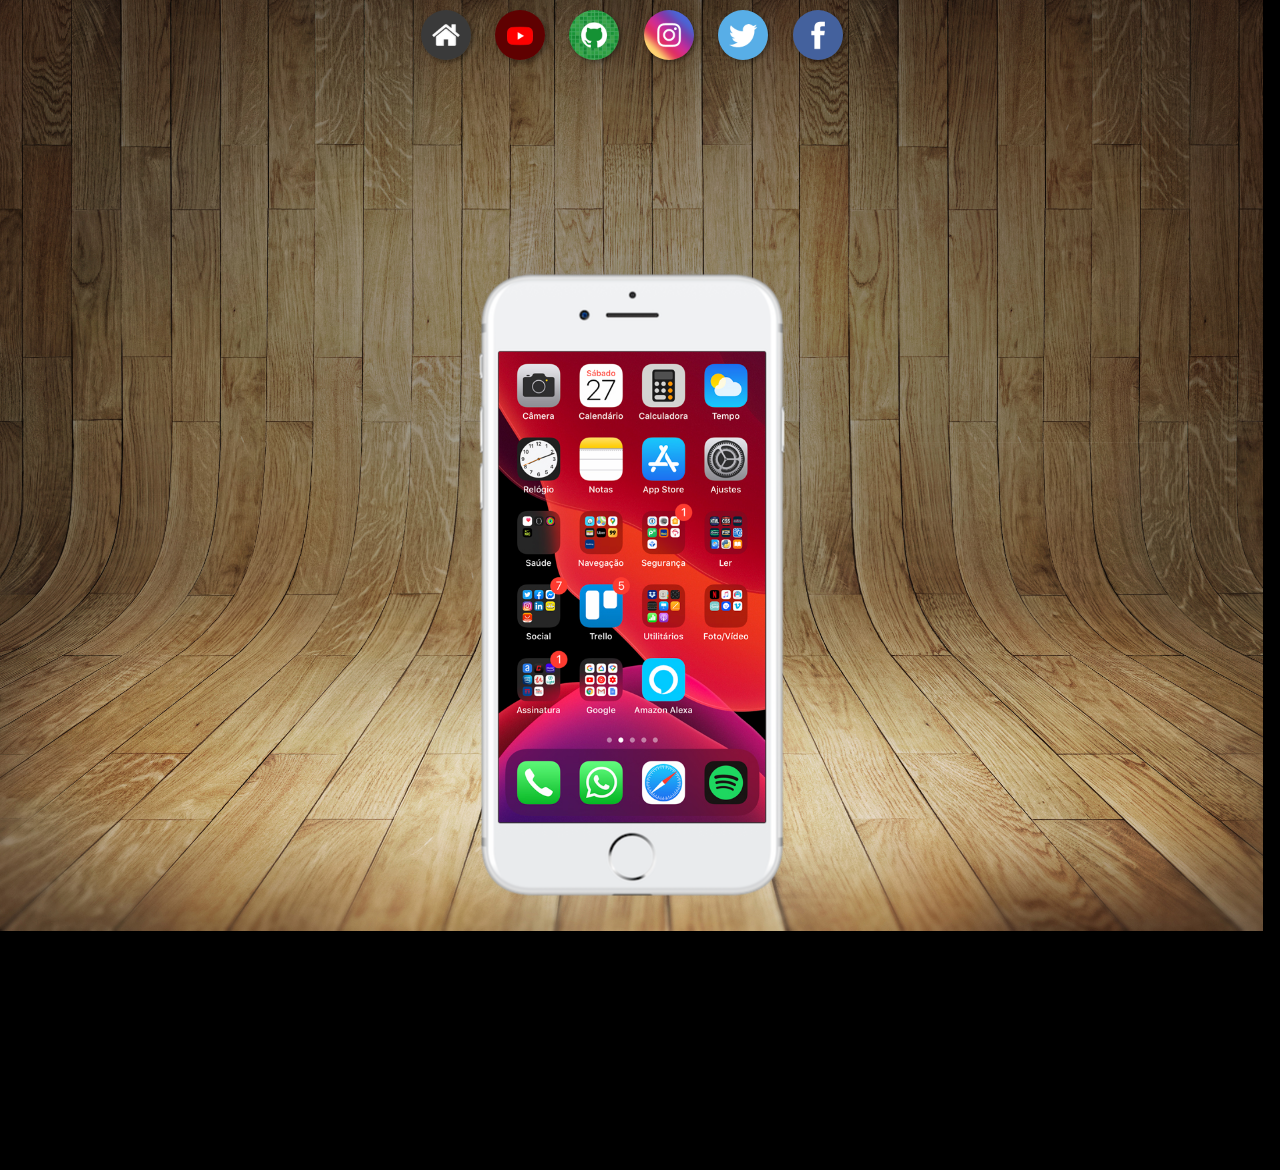
<file: index.html>
<!DOCTYPE html>
<html lang="pt-br">
<head>
    <meta charset="UTF-8">
    <meta http-equiv="X-UA-Compatible" content="IE=edge">
    <meta name="viewport" content="width=device-width, initial-scale=1.0">
    <link rel="stylesheet" href="estilos/style.css">
    <link rel="shortcut icon" href="favicon.ico" type="image/x-icon">
    <title>Projeto Redes Sociais</title>
</head>
<body>
    <main>
        <section id="telefone">
            <iframe src="home.html" name="tela" id="tela" frameborder="0">
                Seu navegador não é compatível com este conteúdo.
            </iframe>
        </section>
        <section id="redes">
            <a href="home.html" target="tela"><img src="imagens/logo-home.jpg" alt="Home"></a>
            <a href="youtube.html" target="tela"><img src="imagens/logo-youtube.jpg" alt="YouTube"></a>
            <a href="github.html" target="tela"><img src="imagens/logo-github.jpg" alt="Github"></a>
            <a href="instagram.html" target="tela"><img src="imagens/logo-instagram.jpg" alt="Instagram"></a>
            <a href="twitter.html" target="tela"><img src="imagens/logo-twitter.jpg" alt="Twitter"></a>
            <a href="facebook.html" target="tela"><img src="imagens/logo-facebook.jpg" alt="FaceBook"></a>
        </section>
    </main>
</body>
</html>
</file>
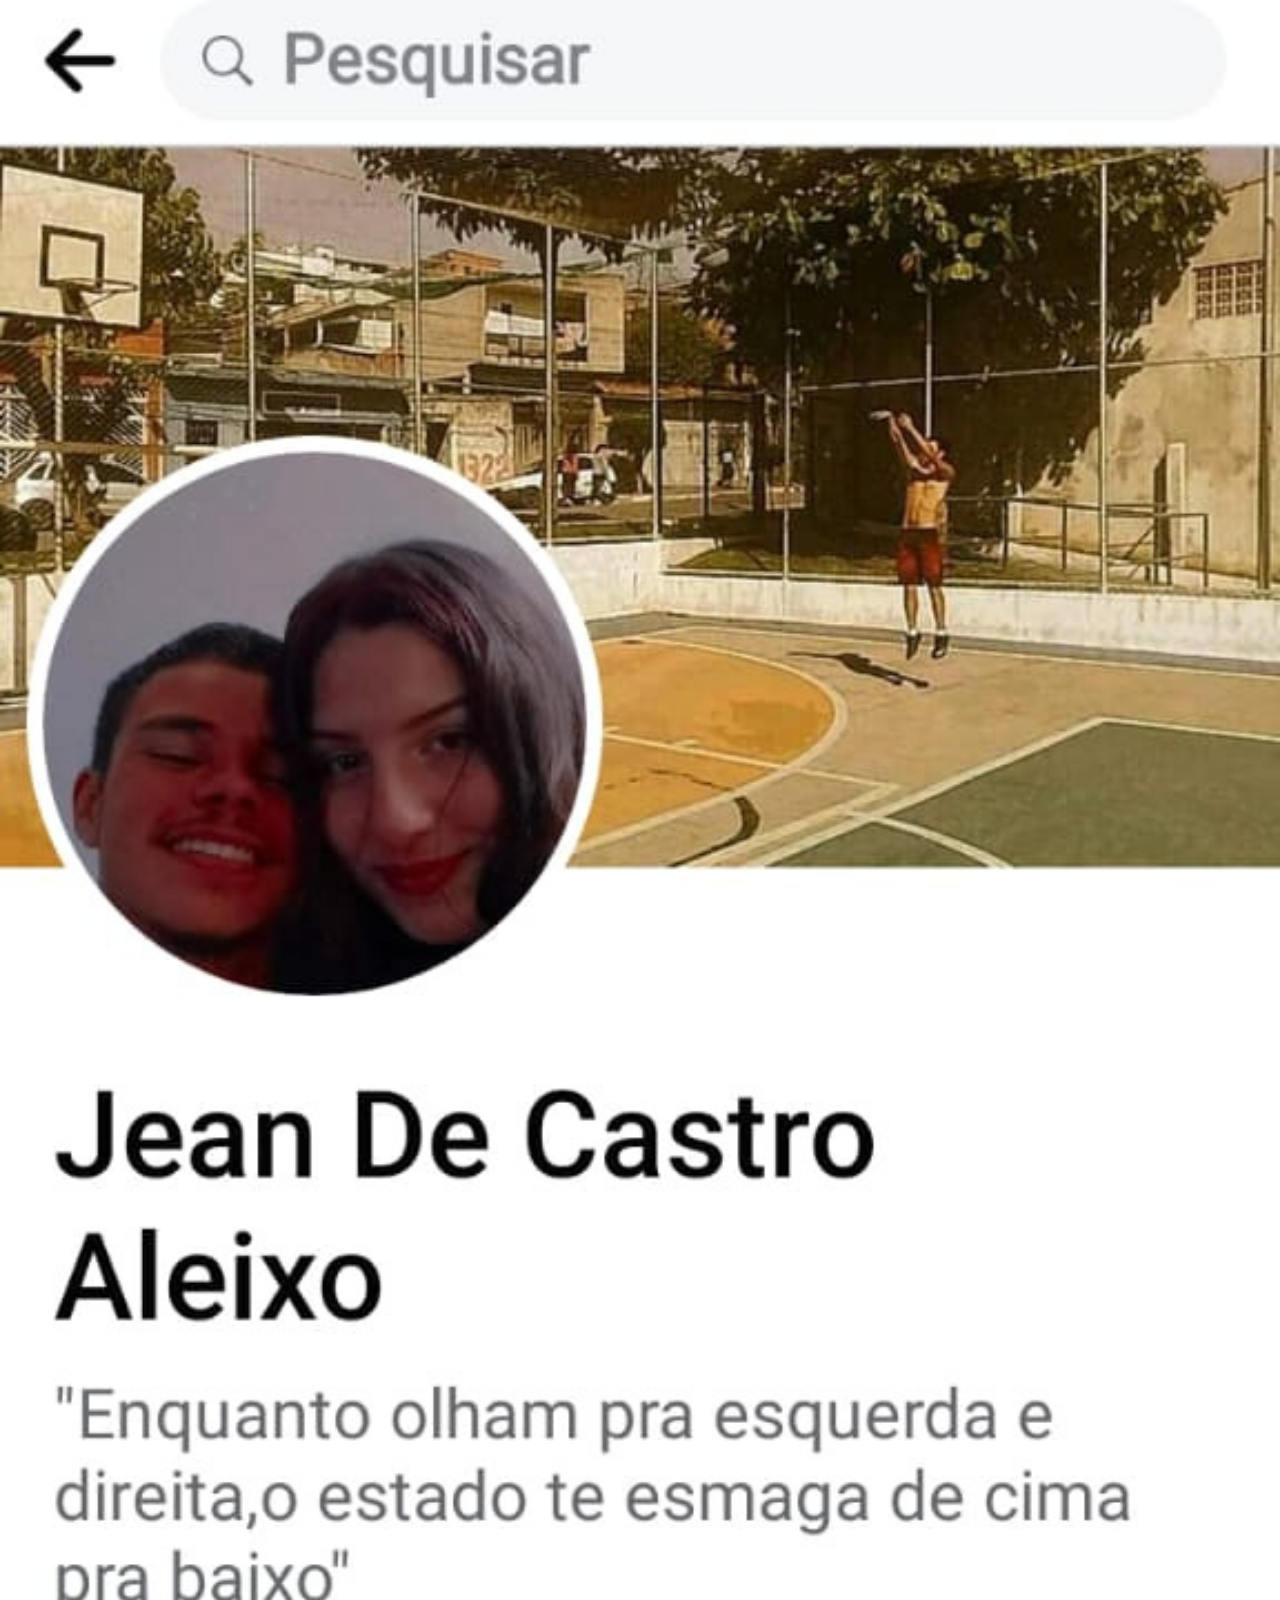
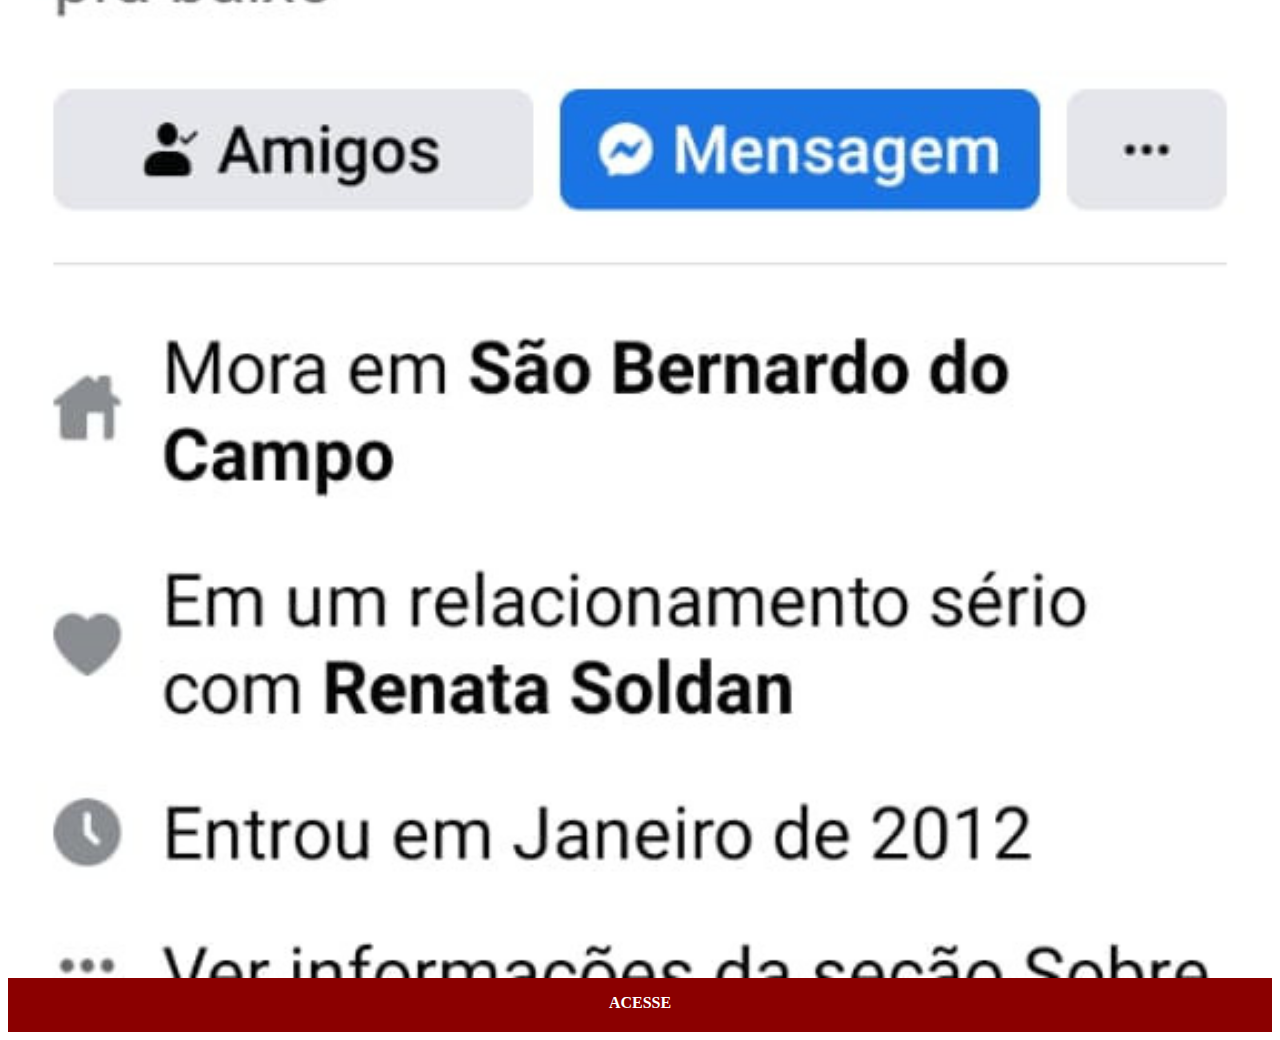
<file: facebook.html>
<!DOCTYPE html>
<html lang="pt-br">
<head>
    <meta charset="UTF-8">
    <meta http-equiv="X-UA-Compatible" content="IE=edge">
    <meta name="viewport" content="width=device-width, initial-scale=1.0">
    <link rel="stylesheet" href="estilos/social.css">
    <title>Facebook</title>
</head>
<body>
    <img src="imagens/facebook.jpeg" alt="Facebook">
    <a href="https://www.facebook.com/jean.c.cavalcanti" target="_blank">ACESSE</a>
</body>
</html>
</file>
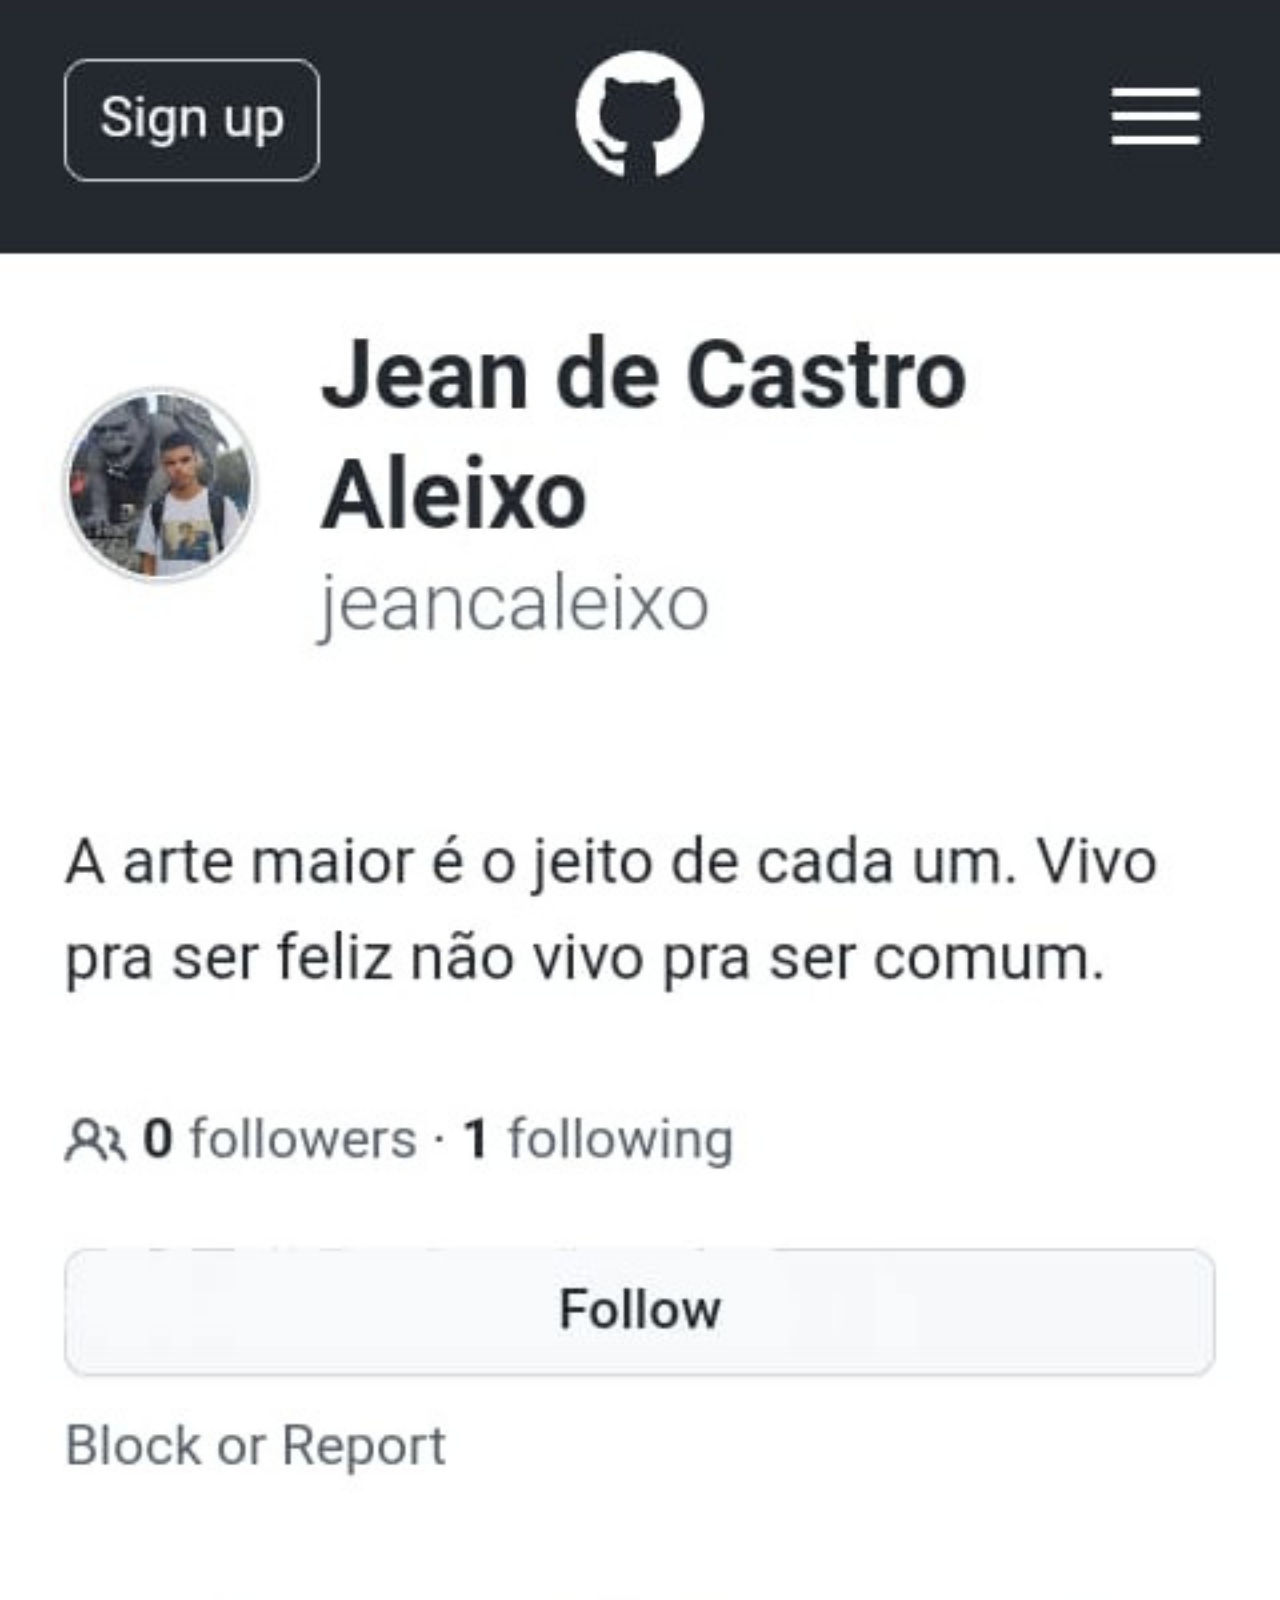
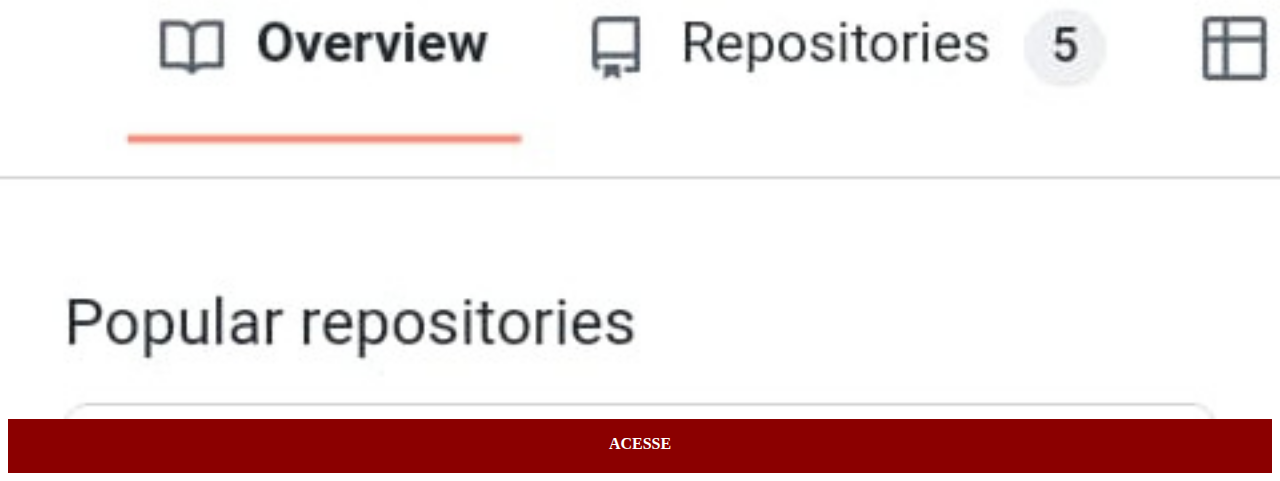
<file: github.html>
<!DOCTYPE html>
<html lang="pt-br">
<head>
    <meta charset="UTF-8">
    <meta http-equiv="X-UA-Compatible" content="IE=edge">
    <meta name="viewport" content="width=device-width, initial-scale=1.0">
    <title>GitHub</title>
    <link rel="stylesheet" href="estilos/social.css">
</head>
<body>
    <img src="imagens/github.jpeg" alt="GitHub">
    <a href="https://github.com/jeancaleixo" target="_blank">ACESSE</a>
</body>
</html>
</file>
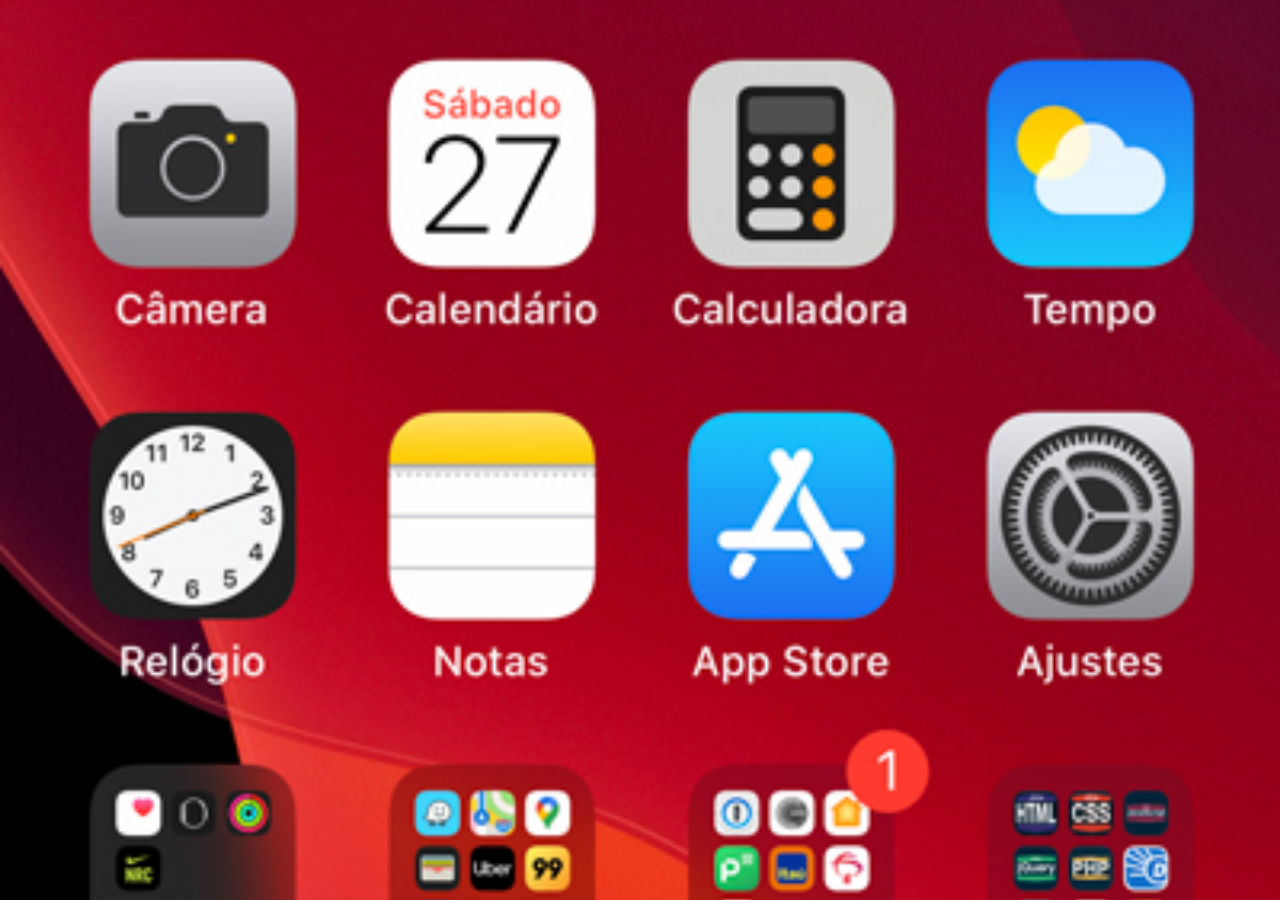
<file: home.html>
<!DOCTYPE html>
<html lang="pt-br">
<head>
    <meta charset="UTF-8">
    <meta http-equiv="X-UA-Compatible" content="IE=edge">
    <meta name="viewport" content="width=device-width, initial-scale=1.0">
    <title>Home</title>
</head>
<style>
    * {
        margin: 0px;
        padding: 0px;
    }

    body {
        width: 100vw;
        height: 100vh;
        background: black url('imagens/tela-home.jpg') no-repeat top center;
        background-size: cover;
    }
</style>
<body>
    
</body>
</html>
</file>
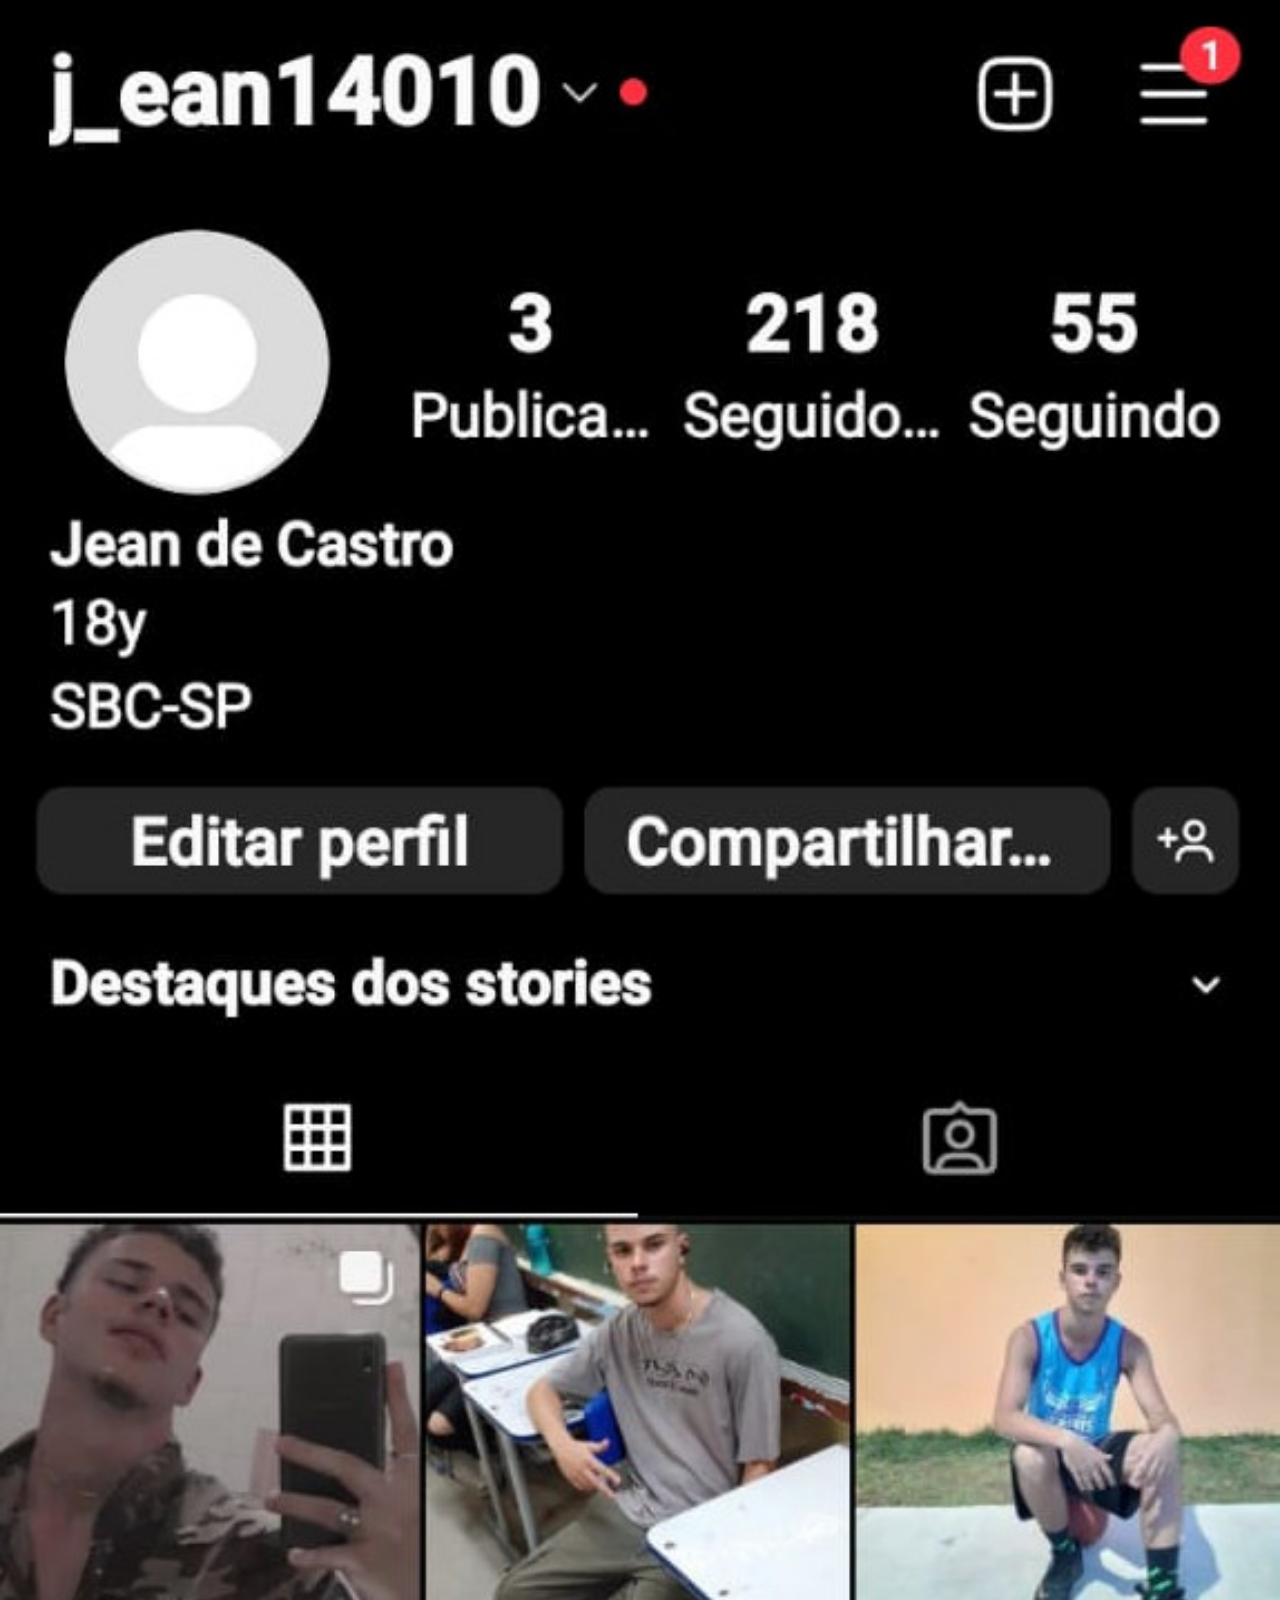
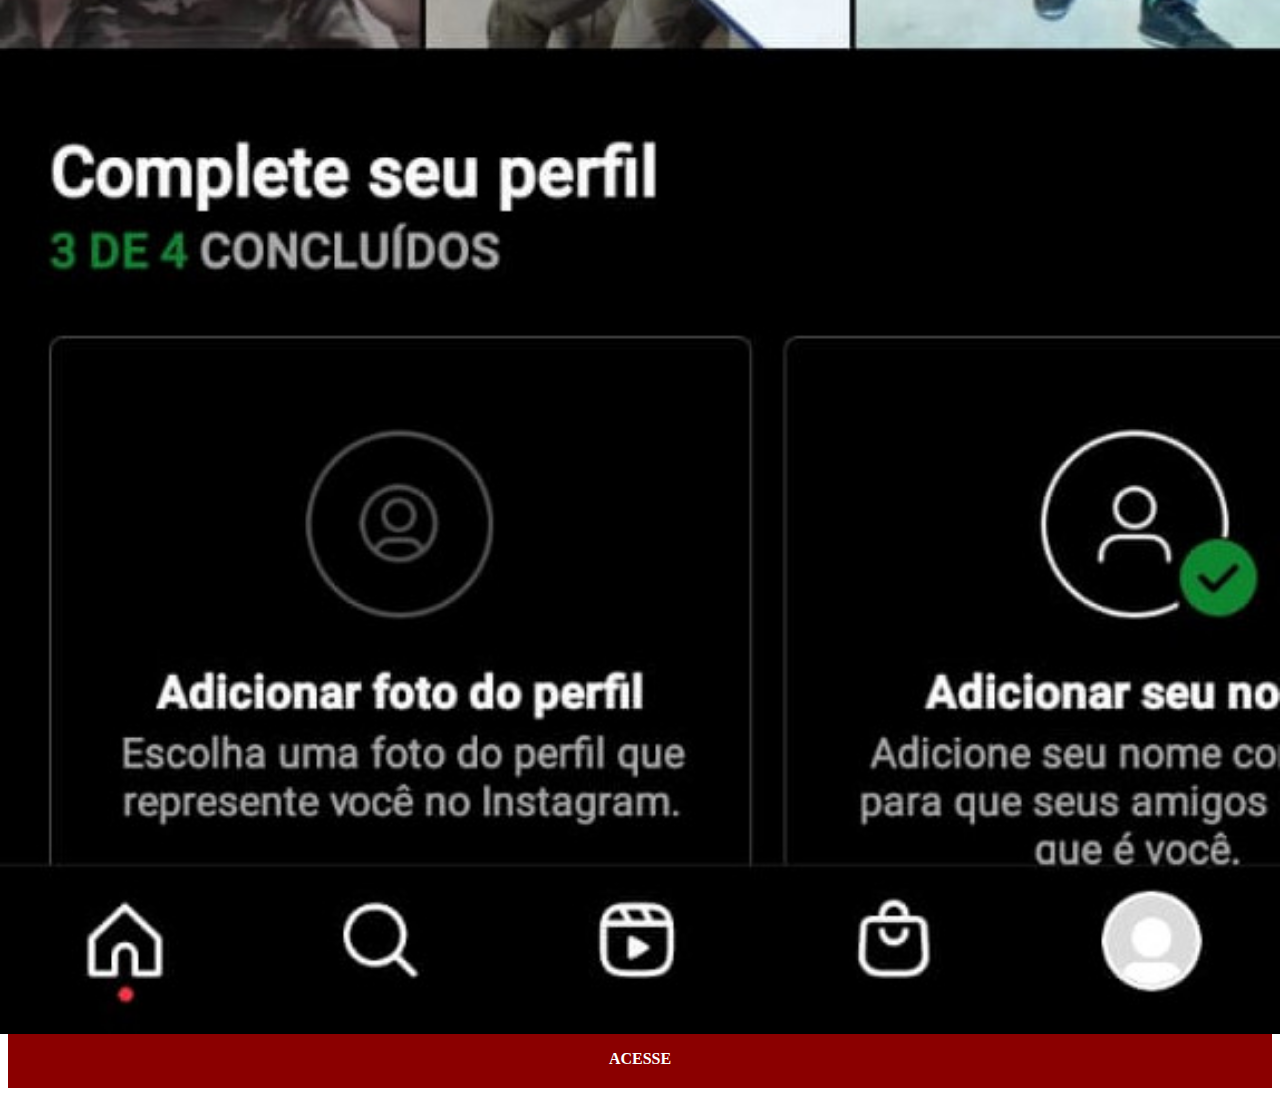
<file: instagram.html>
<!DOCTYPE html>
<html lang="pt-br">
<head>
    <meta charset="UTF-8">
    <meta http-equiv="X-UA-Compatible" content="IE=edge">
    <meta name="viewport" content="width=device-width, initial-scale=1.0">
    <link rel="stylesheet" href="estilos/social.css">
    <title>Instagram</title>
</head>
<body>
    <img src="imagens/insta.jpeg" alt="Instagram">
    <a href="https://www.instagram.com/j_ean14010/" target="_blank">ACESSE</a>
</body>
</html>
</file>
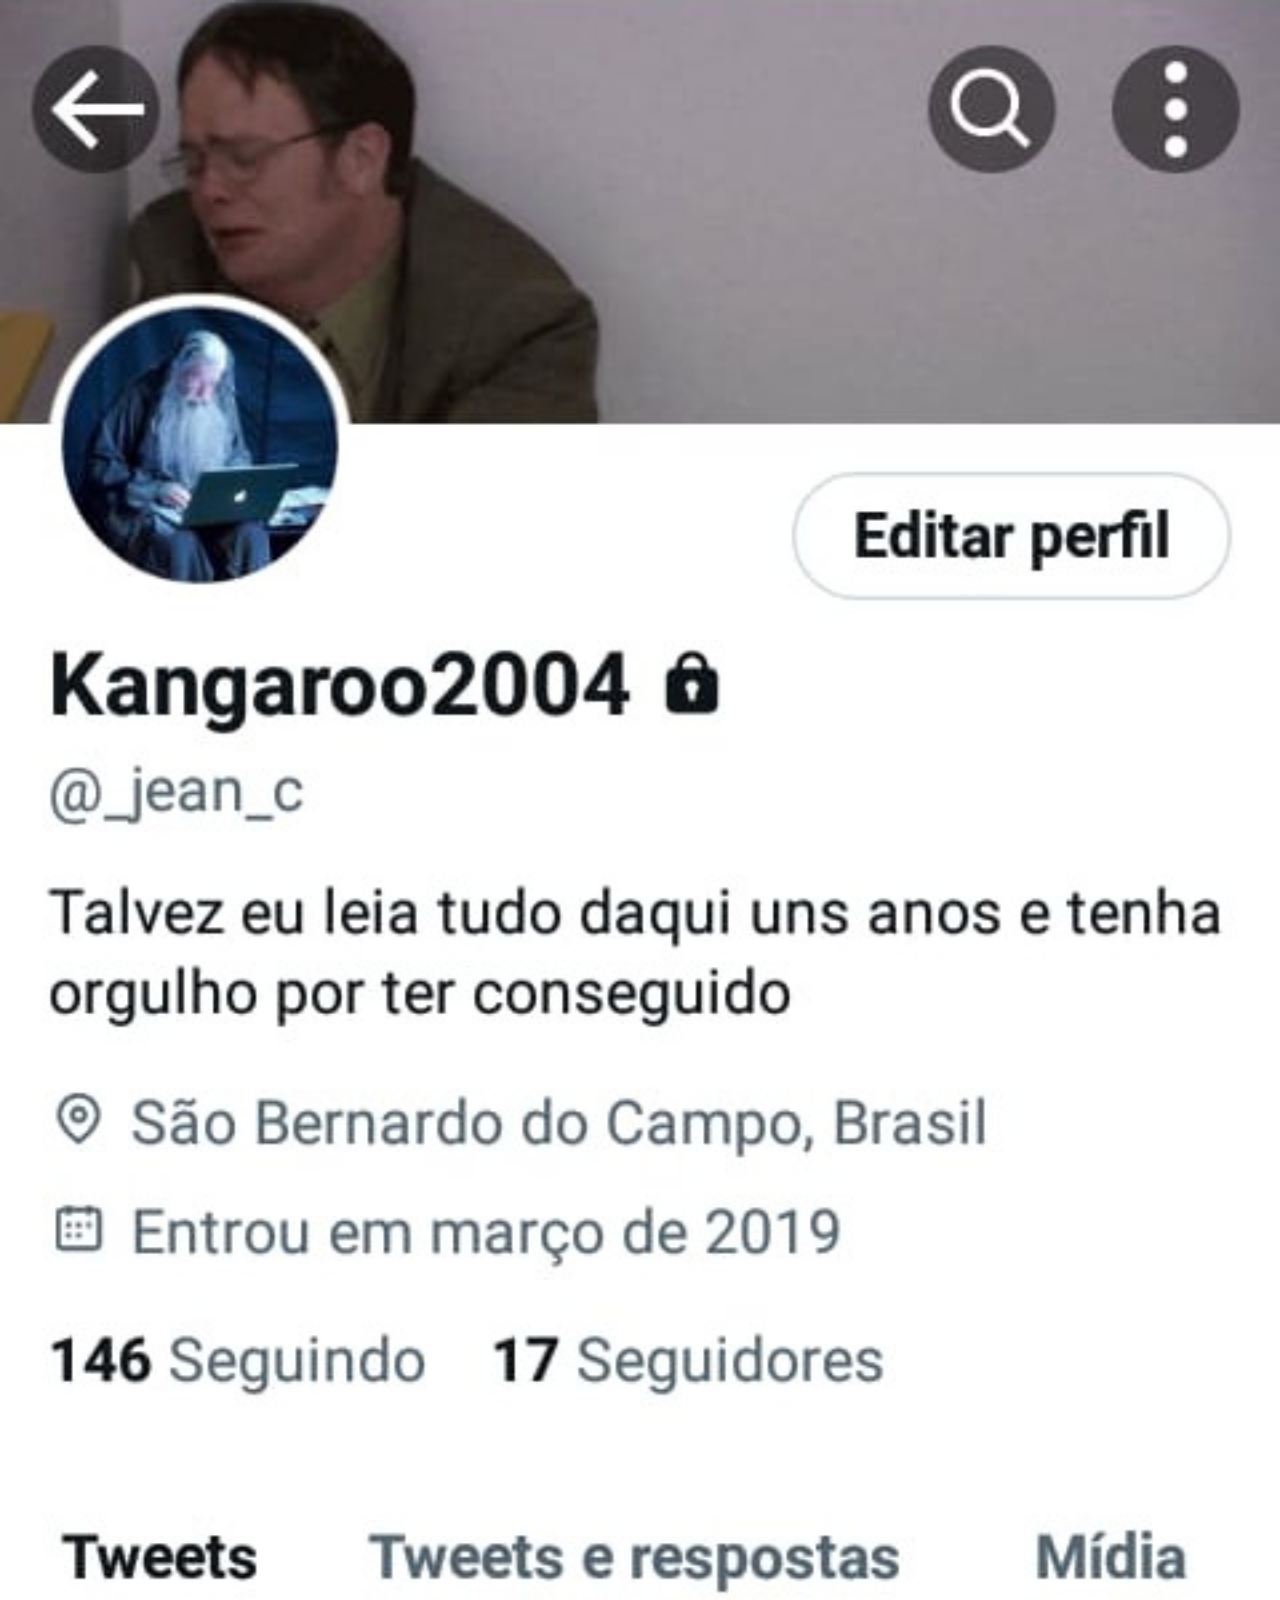
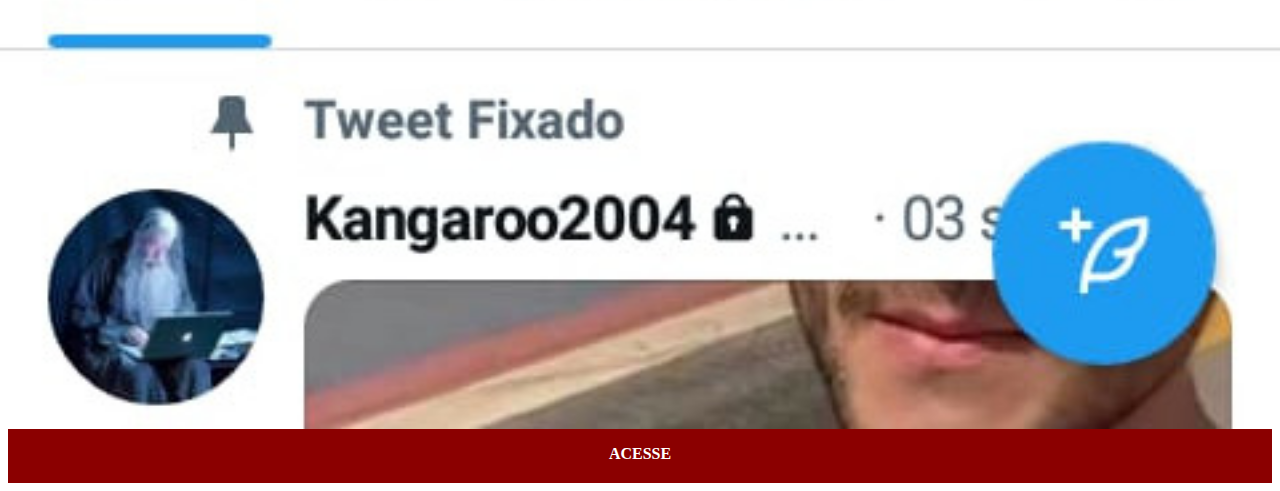
<file: twitter.html>
<!DOCTYPE html>
<html lang="pt-br">
<head>
    <meta charset="UTF-8">
    <meta http-equiv="X-UA-Compatible" content="IE=edge">
    <meta name="viewport" content="width=device-width, initial-scale=1.0">
    <link rel="stylesheet" href="estilos/social.css">
    <title>Twitter</title>
</head>
<body>
    <img src="imagens/twitter.jpeg" alt="">
    <a href="https://twitter.com/_jean_c" target="_blank">ACESSE</a>
</body>
</html>
</file>
<file: estilos/style.css>
@chasert "UTF-8";

* {
    margin: 0px;
    padding: 0px;
    font-family: Arial, Helvetica, sans-serif;
}

html, body {
    height: 110vh;
    width: 97vw;
    background-color: black;
}

body {
    background: url('../imagens/fundo-madeira.jpg') no-repeat top center;
    background-size: cover;
    width: 98.7vw;
    height: 130vh;
    background-attachment: fixed;
}

main {
    height: 130vh;
    position: relative;
}

section#telefone {
    position: absolute;
    top: 50%;
    left: 50%;
    transform: translate(-50%, -50%);

    height: 627px;
    width: 311px;
    background: url('../imagens/frame-iphone.png') no-repeat;
}

iframe#tela {
    position: relative;
    top: 80px;
    left: 22px;
    width: 267px;
    height: 471px;
}

section#redes {
    text-align: center;
}

section#redes img {
    width: 50px;
    margin: 10px;
    border-radius: 50%;
    box-shadow: 2px 2px 5px rgba(0, 0, 0, 0.400);
    box-sizing: border-box;
}

section#redes img:hover {
    border: 2px solid rgba(255, 255, 255, 0.63);
    transform: translate(-3px, -3px);
    box-shadow: 5px 5px 10px rgba(0, 0, 0, 0.637);
    transition: transform .3s, border .3s;
}
</file>
<file: estilos/social.css>
@charset "UTF-8";

<style>
        * {
            margin: 0px;
            padding: 0px;
        }

        ::-webkit-scrollbar {
            width: 0px;
            height: 0px;
        }

        img {
            margin: -8px;
            width: 100vw;
        }

        a {
            display: block;
            background-color: darkred;
            color: white;
            padding: 20px;
            text-align: center;
            font-weight: bolder;
            text-decoration: none;
        }

        a:hover {
            background-color: red;
        }

    </style>
</file>
